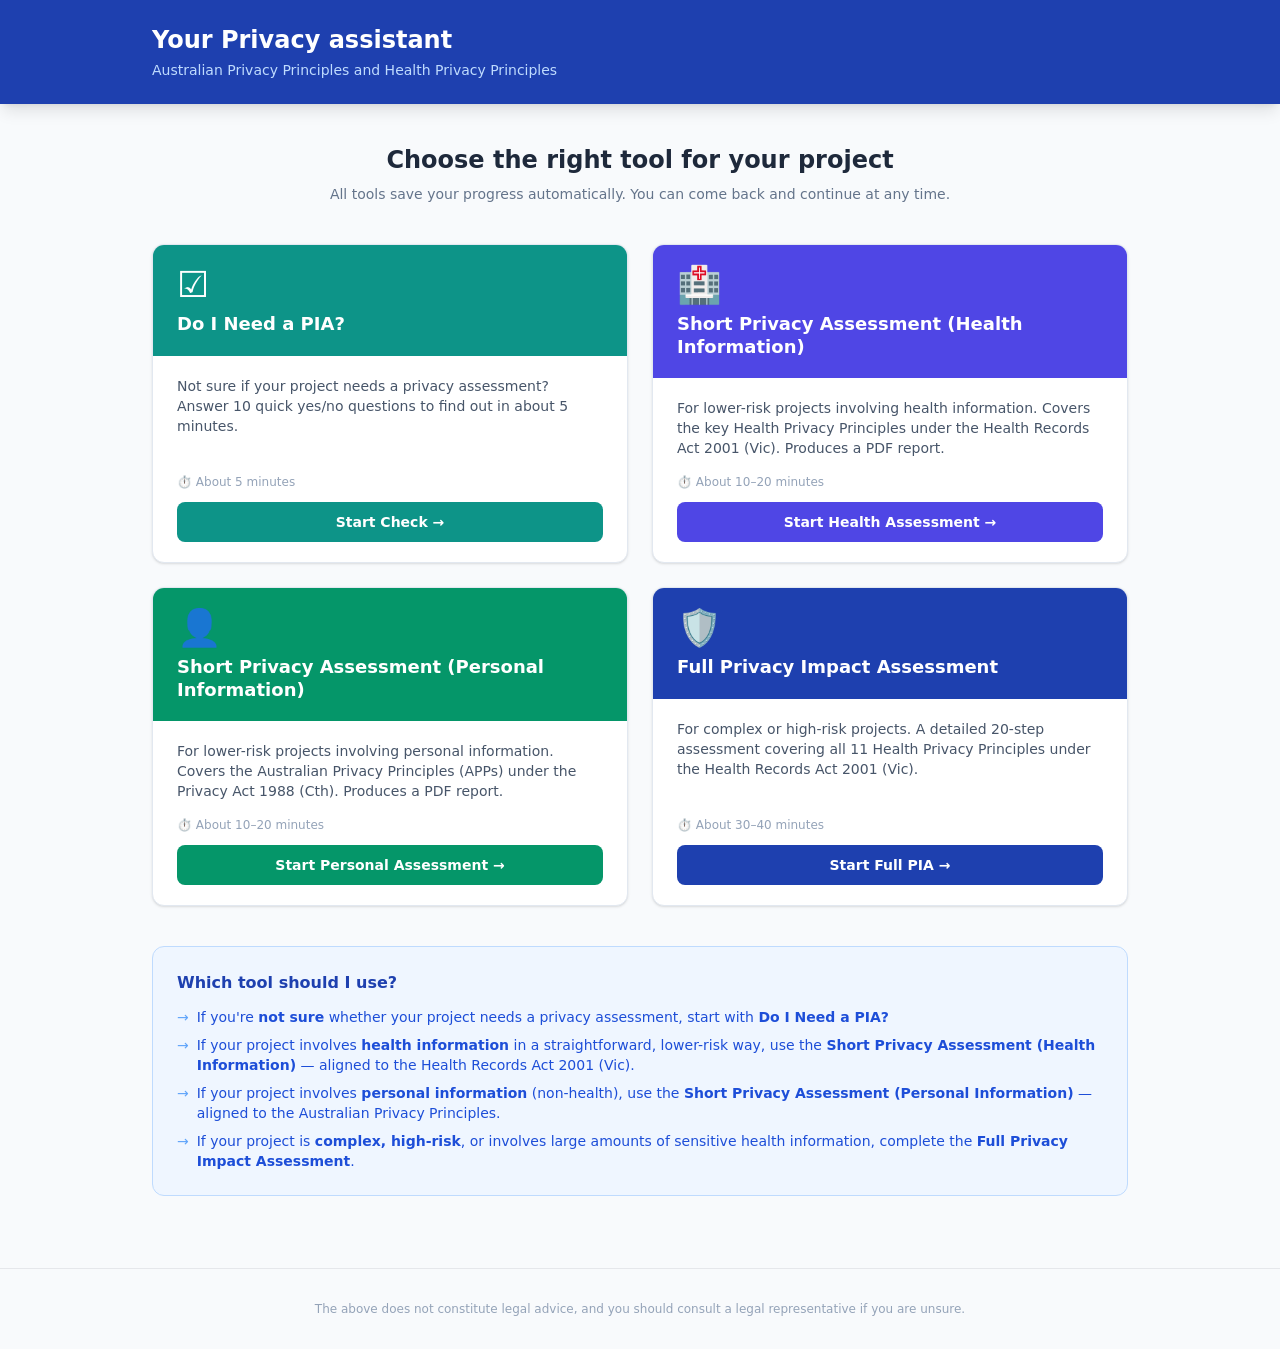
<file: index.html>
<!DOCTYPE html>
<html lang="en">
<head>
<meta charset="UTF-8">
<meta name="viewport" content="width=device-width, initial-scale=1.0">
<title>Privacy & Health Information Tools — Health Records Act 2001 (Vic)</title>
<link rel="stylesheet" href="tailwind.css">
<style>:root { --primary: #1e40af; --primary-light: #3b82f6; }</style>
</head>
<body class="bg-slate-50 min-h-screen text-slate-800">

<header class="bg-primary text-white shadow-lg">
  <div class="max-w-5xl mx-auto px-6 py-6">
    <h1 class="text-2xl font-bold">Your Privacy assistant</h1>
    <p class="text-blue-200 text-sm mt-1">Australian Privacy Principles and Health Privacy Principles</p>
  </div>
</header>

<main class="max-w-5xl mx-auto px-6 py-10">
  <div class="text-center mb-10">
    <h2 class="text-2xl font-bold text-slate-800">Choose the right tool for your project</h2>
    <p class="text-slate-500 mt-2 text-sm">All tools save your progress automatically. You can come back and continue at any time.</p>
  </div>

  <div class="grid md:grid-cols-2 gap-6">

    <!-- Card 1: Threshold Check -->
    <div class="bg-white rounded-xl shadow border border-slate-200 flex flex-col overflow-hidden hover:shadow-md transition-shadow">
      <div class="bg-teal-600 px-6 py-5 text-white">
        <div class="text-4xl mb-2">☑️</div>
        <h3 class="text-lg font-bold leading-tight">Do I Need a PIA?</h3>
      </div>
      <div class="px-6 py-5 flex-1 flex flex-col gap-4">
        <p class="text-slate-600 text-sm flex-1">Not sure if your project needs a privacy assessment? Answer 10 quick yes/no questions to find out in about 5 minutes.</p>
        <div>
          <p class="text-xs text-slate-400 mb-3">⏱ About 5 minutes</p>
          <a href="threshold.html" class="block text-center bg-teal-600 hover:bg-teal-700 text-white font-semibold py-2.5 rounded-lg transition-colors text-sm">Start Check →</a>
        </div>
      </div>
    </div>

    <!-- Card 2: Short-form PIA (Health Information) -->
    <div class="bg-white rounded-xl shadow border border-slate-200 flex flex-col overflow-hidden hover:shadow-md transition-shadow">
      <div class="bg-indigo-600 px-6 py-5 text-white">
        <div class="text-4xl mb-2">🏥</div>
        <h3 class="text-lg font-bold leading-tight">Short Privacy Assessment (Health Information)</h3>
      </div>
      <div class="px-6 py-5 flex-1 flex flex-col gap-4">
        <p class="text-slate-600 text-sm flex-1">For lower-risk projects involving health information. Covers the key Health Privacy Principles under the Health Records Act 2001 (Vic). Produces a PDF report.</p>
        <div>
          <p class="text-xs text-slate-400 mb-3">⏱ About 10–20 minutes</p>
          <a href="shortform.html" class="block text-center bg-indigo-600 hover:bg-indigo-700 text-white font-semibold py-2.5 rounded-lg transition-colors text-sm">Start Health Assessment →</a>
        </div>
      </div>
    </div>

    <!-- Card 3: Short-form PIA (Personal Information) -->
    <div class="bg-white rounded-xl shadow border border-slate-200 flex flex-col overflow-hidden hover:shadow-md transition-shadow">
      <div class="bg-emerald-600 px-6 py-5 text-white">
        <div class="text-4xl mb-2">👤</div>
        <h3 class="text-lg font-bold leading-tight">Short Privacy Assessment (Personal Information)</h3>
      </div>
      <div class="px-6 py-5 flex-1 flex flex-col gap-4">
        <p class="text-slate-600 text-sm flex-1">For lower-risk projects involving personal information. Covers the Australian Privacy Principles (APPs) under the Privacy Act 1988 (Cth). Produces a PDF report.</p>
        <div>
          <p class="text-xs text-slate-400 mb-3">⏱ About 10–20 minutes</p>
          <a href="shortform-personal.html" class="block text-center bg-emerald-600 hover:bg-emerald-700 text-white font-semibold py-2.5 rounded-lg transition-colors text-sm">Start Personal Assessment →</a>
        </div>
      </div>
    </div>

    <!-- Card 4: Full PIA -->
    <div class="bg-white rounded-xl shadow border border-slate-200 flex flex-col overflow-hidden hover:shadow-md transition-shadow">
      <div class="bg-primary px-6 py-5 text-white">
        <div class="text-4xl mb-2">🛡️</div>
        <h3 class="text-lg font-bold leading-tight">Full Privacy Impact Assessment</h3>
      </div>
      <div class="px-6 py-5 flex-1 flex flex-col gap-4">
        <p class="text-slate-600 text-sm flex-1">For complex or high-risk projects. A detailed 20-step assessment covering all 11 Health Privacy Principles under the Health Records Act 2001 (Vic).</p>
        <div>
          <p class="text-xs text-slate-400 mb-3">⏱ About 30–40 minutes</p>
          <a href="pia.html" class="block text-center bg-primary hover:bg-primary-light text-white font-semibold py-2.5 rounded-lg transition-colors text-sm">Start Full PIA →</a>
        </div>
      </div>
    </div>

  </div>

  <!-- Guidance box -->
  <div class="mt-10 bg-blue-50 border border-blue-200 rounded-xl p-6">
    <h4 class="font-semibold text-blue-800 mb-3">Which tool should I use?</h4>
    <ul class="text-sm text-blue-700 space-y-2">
      <li class="flex gap-2"><span class="text-blue-400">→</span><span>If you're <strong>not sure</strong> whether your project needs a privacy assessment, start with <strong>Do I Need a PIA?</strong></span></li>
      <li class="flex gap-2"><span class="text-blue-400">→</span><span>If your project involves <strong>health information</strong> in a straightforward, lower-risk way, use the <strong>Short Privacy Assessment (Health Information)</strong> — aligned to the Health Records Act 2001 (Vic).</span></li>
      <li class="flex gap-2"><span class="text-blue-400">→</span><span>If your project involves <strong>personal information</strong> (non-health), use the <strong>Short Privacy Assessment (Personal Information)</strong> — aligned to the Australian Privacy Principles.</span></li>
      <li class="flex gap-2"><span class="text-blue-400">→</span><span>If your project is <strong>complex, high-risk</strong>, or involves large amounts of sensitive health information, complete the <strong>Full Privacy Impact Assessment</strong>.</span></li>
    </ul>
  </div>
</main>

<footer class="text-center text-xs text-slate-400 py-8 border-t mt-8">
  The above does not constitute legal advice, and you should consult a legal representative if you are unsure.
</footer>

</body>
</html>
</file>
